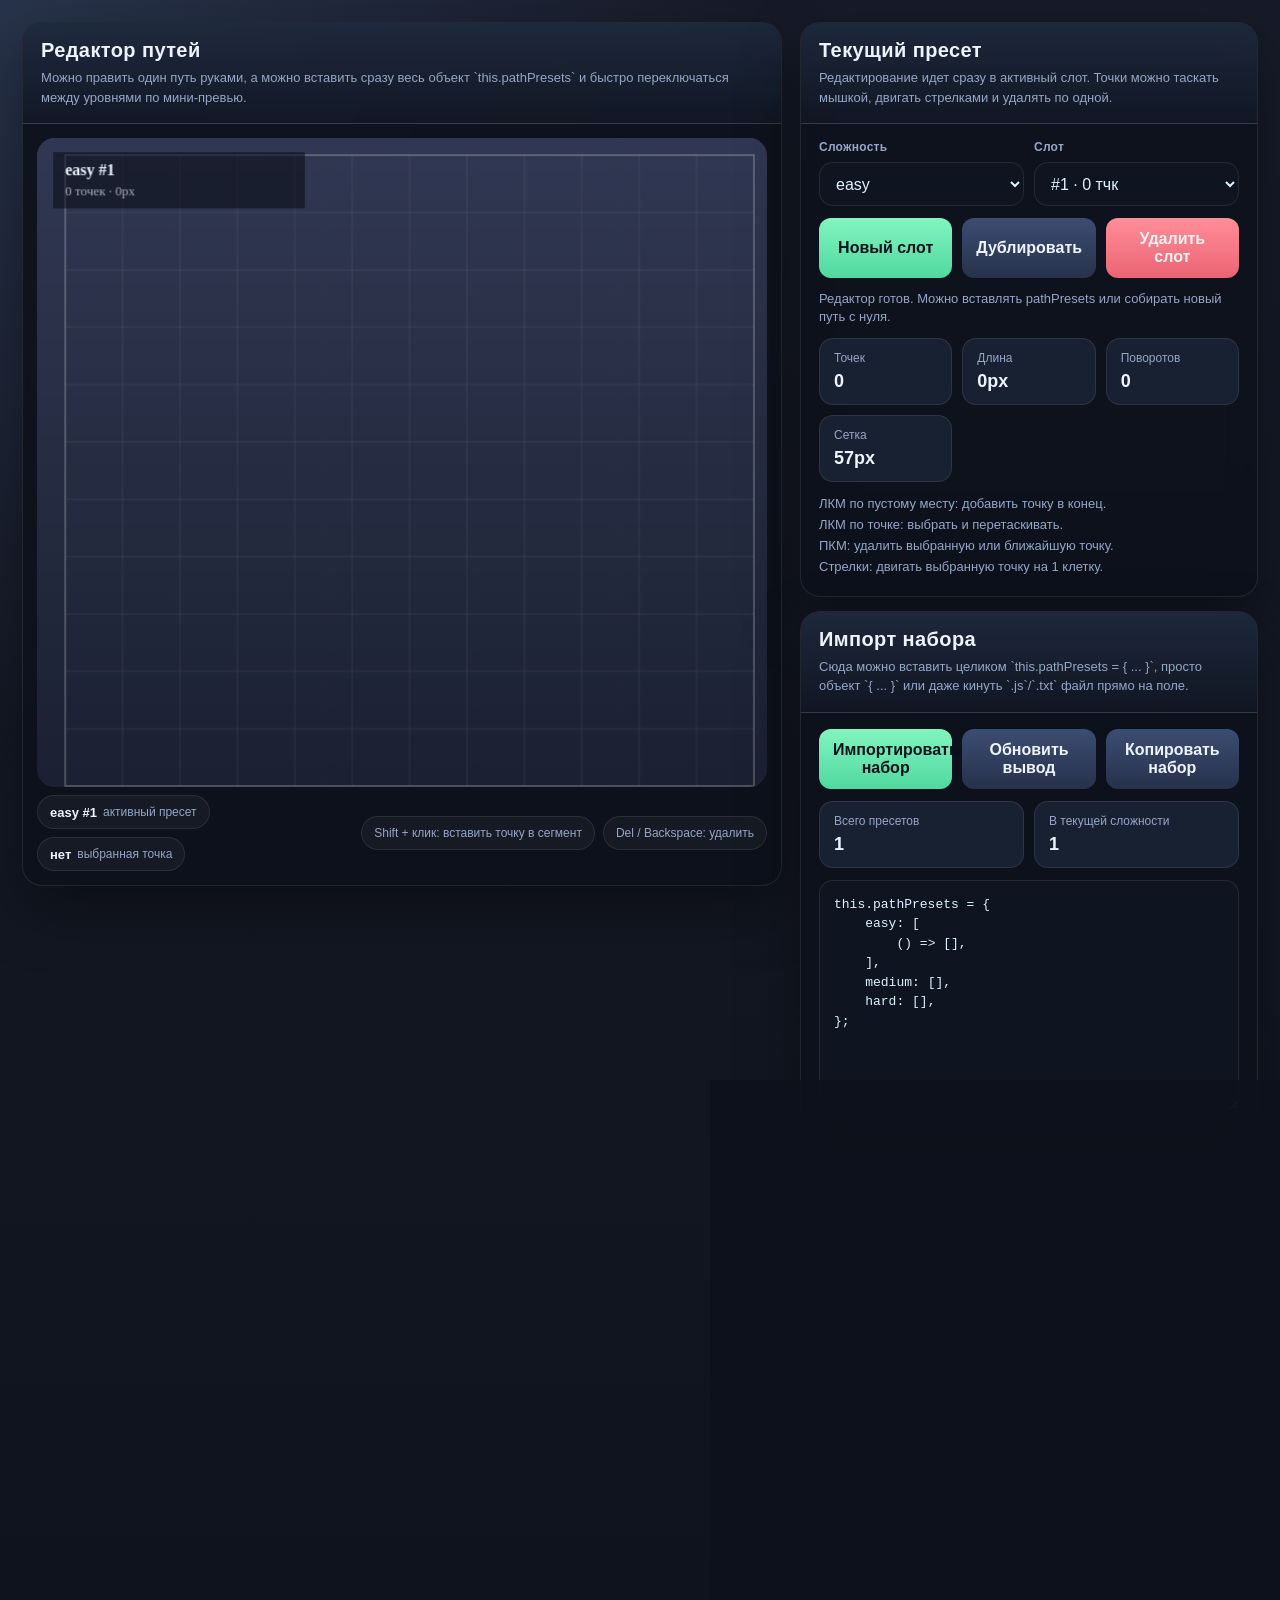
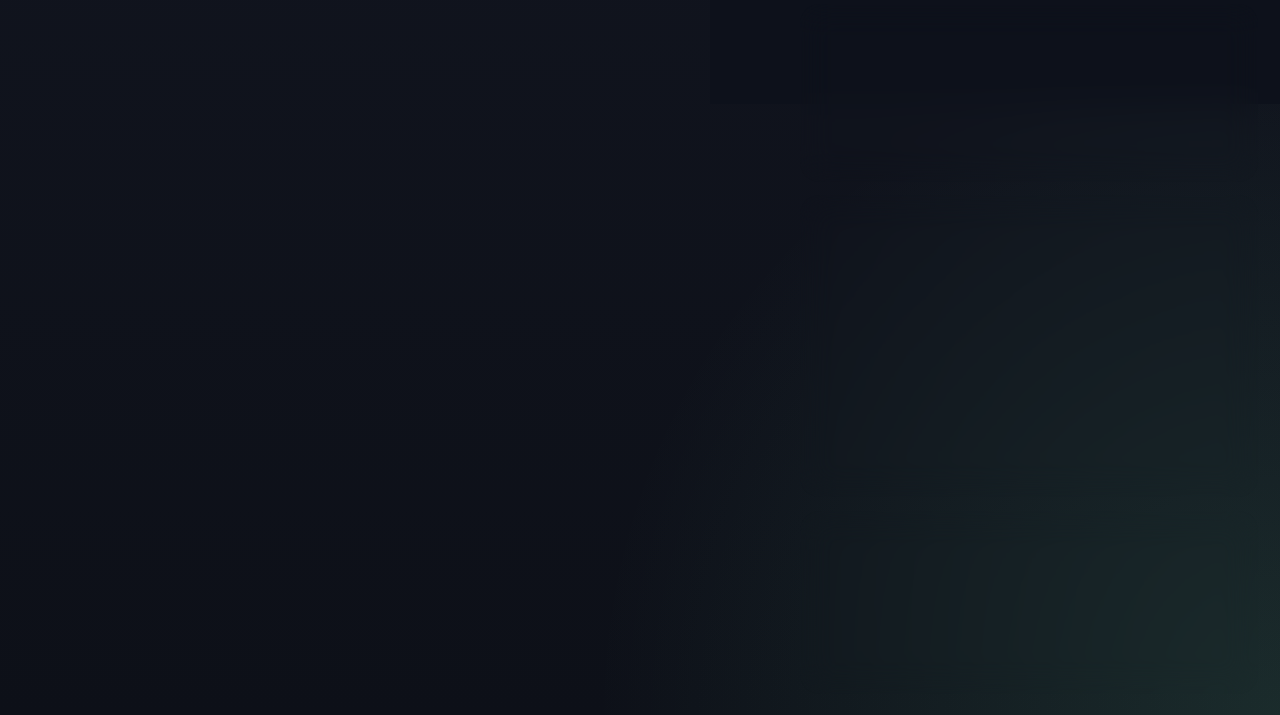
<file: level-generator.html>
<!DOCTYPE html>
<html lang="ru">
<head>
    <meta charset="UTF-8" />
    <meta name="viewport" content="width=device-width, initial-scale=1.0" />
    <title>Level Generator</title>
    <style>
        :root {
            --bg: #111521;
            --bg-soft: #171d2d;
            --panel: rgba(14, 18, 28, 0.92);
            --panel-2: rgba(26, 34, 52, 0.94);
            --panel-3: rgba(38, 48, 72, 0.92);
            --line: rgba(255, 255, 255, 0.09);
            --line-strong: rgba(255, 255, 255, 0.16);
            --text: #edf3ff;
            --muted: #95a6c6;
            --accent: #7ef2bb;
            --accent-2: #7db2ff;
            --warning: #ffd57c;
            --danger: #ff8e99;
            --shadow: 0 24px 60px rgba(0, 0, 0, 0.36);
            --radius: 20px;
            --field-a: #2a3149;
            --field-b: #1b2235;
            --path-fill: rgba(126, 242, 187, 0.24);
        }

        * {
            box-sizing: border-box;
        }

        html, body {
            margin: 0;
            min-height: 100%;
        }

        body {
            font-family: "Segoe UI", Tahoma, sans-serif;
            color: var(--text);
            background:
                radial-gradient(circle at top left, rgba(125, 178, 255, 0.16), transparent 28%),
                radial-gradient(circle at bottom right, rgba(126, 242, 187, 0.12), transparent 26%),
                linear-gradient(180deg, #171b29 0%, #0d1018 100%);
            padding: 22px;
        }

        .app {
            width: min(1440px, 100%);
            margin: 0 auto;
            display: grid;
            grid-template-columns: minmax(0, 760px) minmax(320px, 1fr);
            gap: 18px;
            align-items: start;
        }

        .card {
            background: var(--panel);
            border: 1px solid var(--line);
            border-radius: var(--radius);
            box-shadow: var(--shadow);
            overflow: hidden;
            backdrop-filter: blur(16px);
        }

        .card-header {
            padding: 16px 18px;
            border-bottom: 1px solid var(--line);
            background: linear-gradient(180deg, rgba(125, 178, 255, 0.14), rgba(125, 178, 255, 0.03));
        }

        .title {
            margin: 0;
            font-size: 20px;
            font-weight: 700;
            letter-spacing: 0.02em;
        }

        .subtitle {
            margin: 6px 0 0;
            color: var(--muted);
            font-size: 13px;
            line-height: 1.5;
        }

        .field-wrap {
            padding: 14px 14px 8px;
        }

        canvas {
            display: block;
            width: 100%;
            height: auto;
            border-radius: 18px;
            background: linear-gradient(180deg, var(--field-a), var(--field-b));
            cursor: crosshair;
            touch-action: none;
        }

        .canvas-footer {
            padding: 0 14px 14px;
            display: grid;
            grid-template-columns: 1fr auto;
            gap: 12px;
            align-items: center;
        }

        .chip-row {
            display: flex;
            flex-wrap: wrap;
            gap: 8px;
        }

        .chip {
            display: inline-flex;
            align-items: center;
            gap: 6px;
            min-height: 34px;
            padding: 8px 12px;
            border-radius: 999px;
            border: 1px solid var(--line);
            background: rgba(255, 255, 255, 0.04);
            color: var(--muted);
            font-size: 12px;
        }

        .chip strong {
            color: var(--text);
            font-size: 13px;
        }

        .side {
            display: flex;
            flex-direction: column;
            gap: 14px;
        }

        .controls {
            padding: 16px 18px 18px;
            display: flex;
            flex-direction: column;
            gap: 12px;
        }

        .toolbar,
        .actions {
            display: grid;
            grid-template-columns: repeat(2, minmax(0, 1fr));
            gap: 10px;
        }

        .toolbar.wide,
        .actions.wide {
            grid-template-columns: repeat(3, minmax(0, 1fr));
        }

        .row {
            display: grid;
            grid-template-columns: repeat(2, minmax(0, 1fr));
            gap: 10px;
        }

        .field-grid {
            display: grid;
            gap: 8px;
        }

        .label {
            color: var(--muted);
            font-size: 12px;
            font-weight: 600;
            letter-spacing: 0.02em;
        }

        select,
        textarea,
        input {
            width: 100%;
            border: 1px solid var(--line);
            border-radius: 14px;
            background: #0e1420;
            color: #def3ff;
            font: inherit;
            outline: none;
        }

        select,
        input {
            min-height: 44px;
            padding: 0 12px;
        }

        textarea {
            min-height: 230px;
            resize: vertical;
            padding: 14px;
            font: 13px/1.5 Consolas, "Courier New", monospace;
        }

        button {
            border: 0;
            border-radius: 12px;
            min-height: 44px;
            padding: 12px 14px;
            font: inherit;
            font-weight: 700;
            color: #09111b;
            background: linear-gradient(180deg, #82f4c0, #4fd99f);
            cursor: pointer;
            transition: transform 0.12s ease, filter 0.12s ease;
        }

        button:hover {
            transform: translateY(-1px);
            filter: brightness(1.04);
        }

        button.secondary {
            color: var(--text);
            background: linear-gradient(180deg, #3c4d72, #27324b);
        }

        button.warning {
            color: #24170a;
            background: linear-gradient(180deg, #ffd98a, #eab85f);
        }

        button.danger {
            color: #fff2f3;
            background: linear-gradient(180deg, #ff8e99, #ea6473);
        }

        .stats {
            display: grid;
            grid-template-columns: repeat(auto-fit, minmax(120px, 1fr));
            gap: 10px;
        }

        .stat {
            background: var(--panel-2);
            border: 1px solid var(--line);
            border-radius: 14px;
            padding: 12px 14px;
        }

        .stat-label {
            display: block;
            margin-bottom: 6px;
            color: var(--muted);
            font-size: 12px;
        }

        .stat-value {
            font-size: 18px;
            font-weight: 700;
        }

        .hint {
            color: var(--muted);
            font-size: 13px;
            line-height: 1.6;
        }

        .status {
            min-height: 20px;
            color: var(--muted);
            font-size: 13px;
            line-height: 1.4;
        }

        .status.ok {
            color: var(--accent);
        }

        .status.error {
            color: var(--danger);
        }

        .status.warn {
            color: var(--warning);
        }

        .issue-list {
            display: flex;
            flex-direction: column;
            gap: 8px;
            margin: 0;
            padding: 0;
            list-style: none;
        }

        .issue-item {
            padding: 10px 12px;
            border-radius: 12px;
            border: 1px solid rgba(255, 213, 124, 0.2);
            background: rgba(255, 213, 124, 0.08);
            color: #ffe5a9;
            font-size: 13px;
            line-height: 1.45;
        }

        .gallery {
            display: grid;
            gap: 10px;
            max-height: 520px;
            overflow: auto;
        }

        .preview-card {
            border: 1px solid var(--line);
            border-radius: 16px;
            background: var(--panel-2);
            padding: 12px;
            cursor: pointer;
            min-height: 0;
            text-align: left;
            color: var(--text);
            font-weight: 400;
            transition: border-color 0.12s ease, transform 0.12s ease, background 0.12s ease;
        }

        .preview-card:hover {
            transform: translateY(-1px);
            border-color: rgba(125, 178, 255, 0.35);
        }

        .preview-card.active {
            border-color: rgba(126, 242, 187, 0.6);
            background: rgba(41, 58, 74, 0.9);
        }

        .preview-head {
            display: flex;
            justify-content: space-between;
            gap: 10px;
            margin-bottom: 10px;
            font-size: 13px;
        }

        .preview-head strong {
            display: block;
            color: var(--text);
        }

        .preview-meta {
            color: var(--muted);
            text-align: right;
            white-space: nowrap;
        }

        .preview-svg {
            width: 100%;
            height: 118px;
            display: block;
            border-radius: 12px;
            border: 1px solid rgba(255, 255, 255, 0.06);
            background:
                linear-gradient(180deg, rgba(58, 70, 102, 0.74), rgba(28, 36, 54, 0.92)),
                linear-gradient(90deg, rgba(255,255,255,0.04), rgba(255,255,255,0.01));
        }

        .empty-note {
            padding: 12px 14px;
            border: 1px dashed var(--line-strong);
            border-radius: 14px;
            color: var(--muted);
            font-size: 13px;
            line-height: 1.5;
        }

        .point-list {
            margin: 0;
            padding: 0;
            list-style: none;
            display: flex;
            flex-direction: column;
            gap: 8px;
            max-height: 280px;
            overflow: auto;
        }

        .point-item {
            display: grid;
            grid-template-columns: 38px 1fr;
            gap: 10px;
            align-items: center;
            padding: 10px 12px;
            border-radius: 12px;
            background: var(--panel-2);
            border: 1px solid var(--line);
            color: var(--text);
            font-size: 13px;
            cursor: pointer;
        }

        .point-item.active {
            border-color: rgba(125, 178, 255, 0.5);
            background: rgba(46, 60, 85, 0.96);
        }

        .point-index {
            width: 38px;
            height: 38px;
            border-radius: 999px;
            display: grid;
            place-items: center;
            background: rgba(125, 178, 255, 0.18);
            color: #d8e6ff;
            font-weight: 700;
        }

        .point-item.active .point-index {
            background: rgba(126, 242, 187, 0.22);
            color: #f2fffa;
        }

        .drop-target {
            position: relative;
        }

        .drop-target.drag-over::after {
            content: "Отпускай сюда";
            position: absolute;
            inset: 6px;
            display: grid;
            place-items: center;
            border-radius: 12px;
            border: 2px dashed rgba(126, 242, 187, 0.52);
            background: rgba(9, 14, 22, 0.84);
            color: var(--accent);
            font-weight: 700;
            pointer-events: none;
        }

        @media (max-width: 1220px) {
            .app {
                grid-template-columns: 1fr;
            }
        }

        @media (max-width: 720px) {
            body {
                padding: 14px;
            }

            .toolbar,
            .actions,
            .toolbar.wide,
            .actions.wide,
            .row {
                grid-template-columns: 1fr;
            }

            .canvas-footer {
                grid-template-columns: 1fr;
            }
        }
    </style>
</head>
<body>
    <div class="app">
        <section class="card">
            <div class="card-header">
                <h1 class="title">Редактор путей</h1>
                <p class="subtitle">Можно править один путь руками, а можно вставить сразу весь объект `this.pathPresets` и быстро переключаться между уровнями по мини-превью.</p>
            </div>
            <div class="field-wrap">
                <canvas id="field" width="725" height="645"></canvas>
            </div>
            <div class="canvas-footer">
                <div class="chip-row">
                    <div class="chip"><strong id="activePresetChip">easy #1</strong> активный пресет</div>
                    <div class="chip"><strong id="selectedPointChip">нет</strong> выбранная точка</div>
                </div>
                <div class="chip-row">
                    <div class="chip">Shift + клик: вставить точку в сегмент</div>
                    <div class="chip">Del / Backspace: удалить</div>
                </div>
            </div>
        </section>

        <div class="side">
            <section class="card">
                <div class="card-header">
                    <h2 class="title">Текущий пресет</h2>
                    <p class="subtitle">Редактирование идет сразу в активный слот. Точки можно таскать мышкой, двигать стрелками и удалять по одной.</p>
                </div>
                <div class="controls">
                    <div class="row">
                        <label class="field-grid">
                            <span class="label">Сложность</span>
                            <select id="difficultySelect">
                                <option value="easy">easy</option>
                                <option value="medium">medium</option>
                                <option value="hard">hard</option>
                            </select>
                        </label>
                        <label class="field-grid">
                            <span class="label">Слот</span>
                            <select id="presetSelect"></select>
                        </label>
                    </div>

                    <div class="toolbar wide">
                        <button id="newPresetBtn">Новый слот</button>
                        <button id="duplicatePresetBtn" class="secondary">Дублировать</button>
                        <button id="deletePresetBtn" class="danger">Удалить слот</button>
                    </div>

                    <div id="status" class="status">Вставь пресет или весь `pathPresets`, и редактор сам соберет галерею.</div>

                    <div class="stats">
                        <div class="stat">
                            <span class="stat-label">Точек</span>
                            <span class="stat-value" id="pointCount">0</span>
                        </div>
                        <div class="stat">
                            <span class="stat-label">Длина</span>
                            <span class="stat-value" id="pathLength">0px</span>
                        </div>
                        <div class="stat">
                            <span class="stat-label">Поворотов</span>
                            <span class="stat-value" id="turnCount">0</span>
                        </div>
                        <div class="stat">
                            <span class="stat-label">Сетка</span>
                            <span class="stat-value" id="gridInfo">57px</span>
                        </div>
                    </div>

                    <div class="hint">
                        ЛКМ по пустому месту: добавить точку в конец.<br />
                        ЛКМ по точке: выбрать и перетаскивать.<br />
                        ПКМ: удалить выбранную или ближайшую точку.<br />
                        Стрелки: двигать выбранную точку на 1 клетку.
                    </div>
                </div>
            </section>

            <section class="card">
                <div class="card-header">
                    <h2 class="title">Импорт набора</h2>
                    <p class="subtitle">Сюда можно вставить целиком `this.pathPresets = { ... }`, просто объект `{ ... }` или даже кинуть `.js`/`.txt` файл прямо на поле.</p>
                </div>
                <div class="controls">
                    <div class="actions wide">
                        <button id="importLibraryBtn">Импортировать набор</button>
                        <button id="syncLibraryBtn" class="secondary">Обновить вывод</button>
                        <button id="copyLibraryBtn" class="secondary">Копировать набор</button>
                    </div>
                    <div class="stats">
                        <div class="stat">
                            <span class="stat-label">Всего пресетов</span>
                            <span class="stat-value" id="totalPresetCount">1</span>
                        </div>
                        <div class="stat">
                            <span class="stat-label">В текущей сложности</span>
                            <span class="stat-value" id="difficultyPresetCount">1</span>
                        </div>
                    </div>
                    <div class="drop-target" id="libraryDropZone">
                        <textarea id="libraryOutput" spellcheck="false"></textarea>
                    </div>
                </div>
            </section>

            <section class="card">
                <div class="card-header">
                    <h2 class="title">Вывод пресета</h2>
                    <p class="subtitle">Этот блок отдает только активный путь в формате `() => [ ... ]`, готовом для вставки в массив выбранной сложности.</p>
                </div>
                <div class="controls">
                    <div class="actions wide">
                        <button id="importPresetBtn">Импортировать пресет</button>
                        <button id="copyPresetBtn" class="secondary">Копировать пресет</button>
                        <button id="clearPointsBtn" class="warning">Очистить точки</button>
                    </div>
                    <div class="drop-target" id="presetDropZone">
                        <textarea id="output" spellcheck="false"></textarea>
                    </div>
                </div>
            </section>

            <section class="card">
                <div class="card-header">
                    <h2 class="title">Проверка</h2>
                    <p class="subtitle">Небольшая валидация помогает быстро заметить диагонали, дубли точек и слишком короткие пути.</p>
                </div>
                <div class="controls">
                    <ul id="issueList" class="issue-list"></ul>
                    <div id="issueEmpty" class="empty-note">Пока все выглядит нормально.</div>
                </div>
            </section>

            <section class="card">
                <div class="card-header">
                    <h2 class="title">Мини-превью</h2>
                    <p class="subtitle">Клик по карточке сразу откроет нужный путь для редактирования.</p>
                </div>
                <div class="controls">
                    <div id="gallery" class="gallery"></div>
                </div>
            </section>

            <section class="card">
                <div class="card-header">
                    <h2 class="title">Точки</h2>
                    <p class="subtitle">Список удобно использовать, когда надо проверить порядок движения или выбрать конкретный узел.</p>
                </div>
                <div class="controls">
                    <ul id="pointList" class="point-list"></ul>
                </div>
            </section>
        </div>
    </div>

    <script>
        const FIELD_WIDTH = 725;
        const BASE_HEIGHT = 725;
        const BOTTOM_PANEL_HEIGHT = 80;
        const FIELD_HEIGHT = BASE_HEIGHT - BOTTOM_PANEL_HEIGHT;
        const FIELD_PAD = 6;
        const FIELD_SHIFT_X = 8;
        const FIELD_SHIFT_Y = 8;
        const GRID_COUNT = 11;
        const STORAGE_KEY = "level-generator-state-v2";
        const DIFFICULTIES = ["easy", "medium", "hard"];

        const usableW = FIELD_WIDTH - FIELD_PAD * 2;
        const usableH = FIELD_HEIGHT - FIELD_PAD * 2;
        const grid = Math.floor(Math.min(usableW / GRID_COUNT, usableH / GRID_COUNT));
        const cols = Math.floor(usableW / grid);
        const rows = Math.floor(usableH / grid);
        const fieldOffsetX = FIELD_PAD + Math.floor((usableW - cols * grid) / 2) + FIELD_SHIFT_X;
        const fieldOffsetY = FIELD_PAD + Math.floor((usableH - rows * grid) / 2) + FIELD_SHIFT_Y;
        const fieldLocalWidth = cols * grid;
        const fieldLocalHeight = rows * grid;

        const canvas = document.getElementById("field");
        const ctx = canvas.getContext("2d");
        const output = document.getElementById("output");
        const libraryOutput = document.getElementById("libraryOutput");
        const difficultySelect = document.getElementById("difficultySelect");
        const presetSelect = document.getElementById("presetSelect");
        const pointCount = document.getElementById("pointCount");
        const pathLength = document.getElementById("pathLength");
        const turnCount = document.getElementById("turnCount");
        const gridInfo = document.getElementById("gridInfo");
        const totalPresetCount = document.getElementById("totalPresetCount");
        const difficultyPresetCount = document.getElementById("difficultyPresetCount");
        const pointList = document.getElementById("pointList");
        const issueList = document.getElementById("issueList");
        const issueEmpty = document.getElementById("issueEmpty");
        const gallery = document.getElementById("gallery");
        const status = document.getElementById("status");
        const activePresetChip = document.getElementById("activePresetChip");
        const selectedPointChip = document.getElementById("selectedPointChip");

        let library = createEmptyLibrary();
        let currentDifficulty = "easy";
        let currentIndex = 0;
        let points = [];
        let selectedPointIndex = -1;
        let dragPointIndex = -1;
        let hoverPoint = null;
        let hoverSnapped = null;

        gridInfo.textContent = `${grid}px`;

        function createEmptyLibrary() {
            return {
                easy: [[]],
                medium: [],
                hard: []
            };
        }

        function clamp(value, min, max) {
            return Math.max(min, Math.min(max, value));
        }

        function clonePointArray(source) {
            return Array.isArray(source)
                ? source.map((pt) => ({ x: pt.x, y: pt.y }))
                : [];
        }

        function setStatus(message, type = "") {
            status.textContent = message;
            status.className = `status${type ? ` ${type}` : ""}`;
        }

        function ensureLibraryShape() {
            for (const difficulty of DIFFICULTIES) {
                if (!Array.isArray(library[difficulty])) {
                    library[difficulty] = [];
                }
            }
        }

        function ensureCurrentPresetExists() {
            ensureLibraryShape();
            if (!DIFFICULTIES.includes(currentDifficulty)) {
                currentDifficulty = "easy";
            }

            if (library[currentDifficulty].length === 0) {
                library[currentDifficulty].push([]);
            }

            currentIndex = clamp(currentIndex, 0, library[currentDifficulty].length - 1);
            points = library[currentDifficulty][currentIndex];
            if (!Array.isArray(points)) {
                library[currentDifficulty][currentIndex] = [];
                points = library[currentDifficulty][currentIndex];
            }
        }

        function setActivePreset(difficulty, index, keepSelection = false) {
            currentDifficulty = difficulty;
            currentIndex = index;
            ensureCurrentPresetExists();
            if (!keepSelection) {
                selectedPointIndex = -1;
            }
            difficultySelect.value = currentDifficulty;
            refreshAll();
        }

        function localToGridIndex(value) {
            return Math.round((value - grid / 2) / grid);
        }

        function snapLocalCoord(value, maxIndex) {
            const index = clamp(Math.round((value - grid / 2) / grid), 0, maxIndex - 1);
            return index * grid + grid / 2;
        }

        function normalizeLocalPoint(x, y) {
            return {
                x: snapLocalCoord(x, cols),
                y: snapLocalCoord(y, rows)
            };
        }

        function coordExpr(index) {
            if (index <= 0) return "this.grid / 2";
            if (index === 1) return "this.grid + this.grid / 2";
            return `${index} * this.grid + this.grid / 2`;
        }

        function buildPresetText(pointSet = points) {
            if (!Array.isArray(pointSet) || pointSet.length === 0) {
                return "() => []";
            }

            const lines = pointSet.map((pt) => {
                const ix = localToGridIndex(pt.x);
                const iy = localToGridIndex(pt.y);
                return `    { x: ${coordExpr(ix)}, y: ${coordExpr(iy)} },`;
            });

            return [
                "() => [",
                ...lines,
                "]"
            ].join("\n");
        }

        function buildDifficultyBlock(difficulty) {
            const presets = library[difficulty] || [];
            if (presets.length === 0) {
                return `    ${difficulty}: [],`;
            }

            const blocks = presets.map((preset) => {
                const presetText = buildPresetText(preset).split("\n");
                return presetText.map((line, index) => {
                    const suffix = index === presetText.length - 1 ? "," : "";
                    return `        ${line}${suffix}`;
                }).join("\n");
            });

            return [
                `    ${difficulty}: [`,
                blocks.join("\n\n"),
                "    ],"
            ].join("\n");
        }

        function buildLibraryText() {
            return [
                "this.pathPresets = {",
                buildDifficultyBlock("easy"),
                buildDifficultyBlock("medium"),
                buildDifficultyBlock("hard"),
                "};"
            ].join("\n");
        }

        function parsePresetSource(raw) {
            const source = String(raw || "").trim();
            if (!source) {
                throw new Error("Текст для импорта пресета пуст.");
            }

            const normalizedSource = source
                .replace(/,\s*$/, "")
                .replace(/this\.gridCount/g, "gridCount")
                .replace(/this\.grid/g, "grid");

            let result = new Function(
                "grid",
                "gridCount",
                `"use strict"; return (${normalizedSource});`
            )(grid, GRID_COUNT);

            if (typeof result === "function") {
                result = result.call({ grid, gridCount: GRID_COUNT });
            }

            if (!Array.isArray(result)) {
                throw new Error("Импортируемый пресет должен возвращать массив точек.");
            }

            return result.map((pt, index) => {
                if (!pt || typeof pt.x !== "number" || typeof pt.y !== "number" || Number.isNaN(pt.x) || Number.isNaN(pt.y)) {
                    throw new Error(`Точка ${index + 1} имеет неверный формат.`);
                }
                return normalizeLocalPoint(pt.x, pt.y);
            });
        }

        function sliceBalancedObject(source, openBraceIndex) {
            let depth = 0;
            let quote = "";
            let escaped = false;
            let lineComment = false;
            let blockComment = false;

            for (let i = openBraceIndex; i < source.length; i++) {
                const char = source[i];
                const next = source[i + 1];

                if (lineComment) {
                    if (char === "\n") {
                        lineComment = false;
                    }
                    continue;
                }

                if (blockComment) {
                    if (char === "*" && next === "/") {
                        blockComment = false;
                        i += 1;
                    }
                    continue;
                }

                if (quote) {
                    if (escaped) {
                        escaped = false;
                        continue;
                    }
                    if (char === "\\") {
                        escaped = true;
                        continue;
                    }
                    if (char === quote) {
                        quote = "";
                    }
                    continue;
                }

                if (char === "/" && next === "/") {
                    lineComment = true;
                    i += 1;
                    continue;
                }

                if (char === "/" && next === "*") {
                    blockComment = true;
                    i += 1;
                    continue;
                }

                if (char === "'" || char === "\"" || char === "`") {
                    quote = char;
                    continue;
                }

                if (char === "{") {
                    depth += 1;
                } else if (char === "}") {
                    depth -= 1;
                    if (depth === 0) {
                        return source.slice(openBraceIndex, i + 1);
                    }
                }
            }

            throw new Error("Не удалось выделить объект pathPresets целиком.");
        }

        function extractLibraryBody(raw) {
            const source = String(raw || "").trim();
            if (!source) {
                throw new Error("Текст для импорта набора пуст.");
            }

            if (source.startsWith("{") && source.endsWith("}")) {
                return source;
            }

            const pathPresetIndex = source.search(/pathPresets\s*=/);
            if (pathPresetIndex >= 0) {
                const braceIndex = source.indexOf("{", pathPresetIndex);
                if (braceIndex >= 0) {
                    return sliceBalancedObject(source, braceIndex);
                }
            }

            const braceIndex = source.indexOf("{");
            if (braceIndex >= 0) {
                return sliceBalancedObject(source, braceIndex);
            }

            throw new Error("Не удалось найти объект pathPresets в тексте.");
        }

        function sanitizePresetList(sourceList) {
            if (!Array.isArray(sourceList)) {
                return [];
            }

            return sourceList.map((entry, entryIndex) => {
                let result = entry;

                if (typeof result === "function") {
                    result = result.call({ grid, gridCount: GRID_COUNT });
                }

                if (!Array.isArray(result)) {
                    throw new Error(`Пресет ${entryIndex + 1} должен быть функцией или массивом точек.`);
                }

                return result.map((pt, pointIndex) => {
                    if (!pt || typeof pt.x !== "number" || typeof pt.y !== "number" || Number.isNaN(pt.x) || Number.isNaN(pt.y)) {
                        throw new Error(`Точка ${pointIndex + 1} в пресете ${entryIndex + 1} имеет неверный формат.`);
                    }
                    return normalizeLocalPoint(pt.x, pt.y);
                });
            });
        }

        function parseLibrarySource(raw) {
            const body = extractLibraryBody(raw)
                .replace(/this\.gridCount/g, "gridCount")
                .replace(/this\.grid/g, "grid");

            const parsed = new Function(
                "grid",
                "gridCount",
                `"use strict"; return (${body});`
            )(grid, GRID_COUNT);

            if (!parsed || typeof parsed !== "object") {
                throw new Error("Импорт набора должен вернуть объект с easy / medium / hard.");
            }

            return {
                easy: sanitizePresetList(parsed.easy),
                medium: sanitizePresetList(parsed.medium),
                hard: sanitizePresetList(parsed.hard)
            };
        }

        function getPathLength(pointSet = points) {
            let total = 0;
            for (let i = 1; i < pointSet.length; i++) {
                total += Math.hypot(pointSet[i].x - pointSet[i - 1].x, pointSet[i].y - pointSet[i - 1].y);
            }
            return total;
        }

        function getTurnCount(pointSet = points) {
            let turns = 0;
            for (let i = 1; i < pointSet.length - 1; i++) {
                const prev = pointSet[i - 1];
                const current = pointSet[i];
                const next = pointSet[i + 1];
                const ax = current.x - prev.x;
                const ay = current.y - prev.y;
                const bx = next.x - current.x;
                const by = next.y - current.y;
                if (ax === 0 && bx === 0) continue;
                if (ay === 0 && by === 0) continue;
                turns += 1;
            }
            return turns;
        }

        function getValidationIssues(pointSet = points) {
            const issues = [];

            if (pointSet.length < 2) {
                issues.push("Для игрового пути обычно нужно хотя бы 2 точки.");
            }

            for (let i = 1; i < pointSet.length; i++) {
                const prev = pointSet[i - 1];
                const current = pointSet[i];
                if (prev.x === current.x && prev.y === current.y) {
                    issues.push(`Точки ${i} и ${i + 1} совпадают.`);
                }
                if (prev.x !== current.x && prev.y !== current.y) {
                    issues.push(`Сегмент ${i} -> ${i + 1} идет по диагонали.`);
                }
            }

            const uniqueSet = new Set(pointSet.map((pt) => `${pt.x}:${pt.y}`));
            if (uniqueSet.size !== pointSet.length) {
                issues.push("В пути есть повторяющиеся координаты. Это не всегда плохо, но стоит перепроверить.");
            }

            return issues;
        }

        function getTotalPresetCount() {
            return DIFFICULTIES.reduce((sum, difficulty) => sum + (library[difficulty]?.length || 0), 0);
        }

        function getActivePresetLabel() {
            return `${currentDifficulty} #${currentIndex + 1}`;
        }

        function refreshPresetSelect() {
            const presets = library[currentDifficulty] || [];
            presetSelect.innerHTML = "";

            presets.forEach((preset, index) => {
                const option = document.createElement("option");
                option.value = String(index);
                option.textContent = `#${index + 1} · ${preset.length} тчк`;
                if (index === currentIndex) {
                    option.selected = true;
                }
                presetSelect.appendChild(option);
            });
        }

        function refreshPointList() {
            pointList.innerHTML = "";

            if (points.length === 0) {
                const empty = document.createElement("li");
                empty.className = "empty-note";
                empty.textContent = "Пока пусто. Кликни по полю, чтобы добавить первую точку.";
                pointList.appendChild(empty);
                return;
            }

            points.forEach((pt, index) => {
                const ix = localToGridIndex(pt.x);
                const iy = localToGridIndex(pt.y);
                const item = document.createElement("li");
                item.className = `point-item${index === selectedPointIndex ? " active" : ""}`;
                item.innerHTML = `
                    <span class="point-index">${index + 1}</span>
                    <span>local: (${pt.x}, ${pt.y})<br>grid: (${ix}, ${iy})</span>
                `;
                item.addEventListener("click", () => {
                    selectedPointIndex = index;
                    refreshAll();
                });
                pointList.appendChild(item);
            });
        }

        function buildPreviewSvg(pointSet) {
            const backgroundGrid = [];

            for (let x = 0; x <= cols; x++) {
                const px = x * grid;
                backgroundGrid.push(`<line x1="${px}" y1="0" x2="${px}" y2="${fieldLocalHeight}" stroke="rgba(255,255,255,0.08)" stroke-width="1" />`);
            }

            for (let y = 0; y <= rows; y++) {
                const py = y * grid;
                backgroundGrid.push(`<line x1="0" y1="${py}" x2="${fieldLocalWidth}" y2="${py}" stroke="rgba(255,255,255,0.08)" stroke-width="1" />`);
            }

            const linePoints = pointSet.map((pt) => `${pt.x},${pt.y}`).join(" ");
            const dots = pointSet.map((pt, index) => {
                const fill = index === 0 ? "#7db2ff" : index === pointSet.length - 1 ? "#7ef2bb" : "#dfe9ff";
                return `<circle cx="${pt.x}" cy="${pt.y}" r="7" fill="${fill}" stroke="#0d1320" stroke-width="3" />`;
            }).join("");

            return `
                <svg class="preview-svg" viewBox="0 0 ${fieldLocalWidth} ${fieldLocalHeight}" preserveAspectRatio="xMidYMid meet" xmlns="http://www.w3.org/2000/svg">
                    <rect x="0" y="0" width="${fieldLocalWidth}" height="${fieldLocalHeight}" rx="10" ry="10" fill="transparent" />
                    ${backgroundGrid.join("")}
                    <rect x="0.5" y="0.5" width="${fieldLocalWidth - 1}" height="${fieldLocalHeight - 1}" rx="10" ry="10" fill="none" stroke="rgba(255,255,255,0.18)" />
                    ${linePoints ? `<polyline points="${linePoints}" fill="none" stroke="rgba(126, 242, 187, 0.22)" stroke-width="24" stroke-linecap="round" stroke-linejoin="round" />` : ""}
                    ${linePoints ? `<polyline points="${linePoints}" fill="none" stroke="#b8ffe0" stroke-width="4" stroke-linecap="round" stroke-linejoin="round" />` : ""}
                    ${dots}
                </svg>
            `;
        }

        function refreshGallery() {
            gallery.innerHTML = "";
            let found = false;

            for (const difficulty of DIFFICULTIES) {
                const presets = library[difficulty] || [];

                presets.forEach((preset, index) => {
                    found = true;
                    const card = document.createElement("button");
                    card.type = "button";
                    card.className = `preview-card${difficulty === currentDifficulty && index === currentIndex ? " active" : ""}`;
                    card.innerHTML = `
                        <div class="preview-head">
                            <div>
                                <strong>${difficulty} #${index + 1}</strong>
                                <span>${preset.length} точек</span>
                            </div>
                            <div class="preview-meta">${Math.round(getPathLength(preset))}px</div>
                        </div>
                        ${buildPreviewSvg(preset)}
                    `;
                    card.addEventListener("click", () => {
                        setActivePreset(difficulty, index);
                        setStatus(`Открыт пресет ${difficulty} #${index + 1}.`, "ok");
                    });
                    gallery.appendChild(card);
                });
            }

            if (!found) {
                const empty = document.createElement("div");
                empty.className = "empty-note";
                empty.textContent = "Галерея появится после импорта набора или создания новых слотов.";
                gallery.appendChild(empty);
            }
        }

        function refreshIssues() {
            const issues = getValidationIssues(points);
            issueList.innerHTML = "";
            issueEmpty.style.display = issues.length ? "none" : "block";

            issues.forEach((message) => {
                const item = document.createElement("li");
                item.className = "issue-item";
                item.textContent = message;
                issueList.appendChild(item);
            });
        }

        function refreshStats() {
            pointCount.textContent = String(points.length);
            pathLength.textContent = `${Math.round(getPathLength(points))}px`;
            turnCount.textContent = String(getTurnCount(points));
            totalPresetCount.textContent = String(getTotalPresetCount());
            difficultyPresetCount.textContent = String((library[currentDifficulty] || []).length);
            activePresetChip.textContent = getActivePresetLabel();
            selectedPointChip.textContent = selectedPointIndex >= 0 ? `#${selectedPointIndex + 1}` : "нет";
        }

        function updateOutputs() {
            output.value = buildPresetText(points);
            libraryOutput.value = buildLibraryText();
        }

        function persistState() {
            try {
                localStorage.setItem(STORAGE_KEY, JSON.stringify({
                    library,
                    currentDifficulty,
                    currentIndex
                }));
            } catch (_) {
                // localStorage не критичен для работы редактора
            }
        }

        function restoreState() {
            try {
                const raw = localStorage.getItem(STORAGE_KEY);
                if (!raw) return false;
                const parsed = JSON.parse(raw);
                if (!parsed || typeof parsed !== "object") return false;

                library = {
                    easy: sanitizePresetList(parsed.library?.easy || []),
                    medium: sanitizePresetList(parsed.library?.medium || []),
                    hard: sanitizePresetList(parsed.library?.hard || [])
                };
                currentDifficulty = DIFFICULTIES.includes(parsed.currentDifficulty) ? parsed.currentDifficulty : "easy";
                currentIndex = Number.isFinite(parsed.currentIndex) ? parsed.currentIndex : 0;
                ensureCurrentPresetExists();
                return true;
            } catch (_) {
                return false;
            }
        }

        function refreshAll() {
            ensureCurrentPresetExists();
            refreshPresetSelect();
            refreshStats();
            refreshPointList();
            refreshIssues();
            refreshGallery();
            updateOutputs();
            render();
            persistState();
        }

        function canvasMouseToLocal(event) {
            const rect = canvas.getBoundingClientRect();
            const scaleX = canvas.width / rect.width;
            const scaleY = canvas.height / rect.height;
            const mouseX = (event.clientX - rect.left) * scaleX;
            const mouseY = (event.clientY - rect.top) * scaleY;

            const inside =
                mouseX >= fieldOffsetX &&
                mouseX <= fieldOffsetX + fieldLocalWidth &&
                mouseY >= fieldOffsetY &&
                mouseY <= fieldOffsetY + fieldLocalHeight;

            const local = normalizeLocalPoint(mouseX - fieldOffsetX, mouseY - fieldOffsetY);

            return {
                mouseX,
                mouseY,
                local,
                inside
            };
        }

        function getPointAtCanvasPosition(event, radius = 13) {
            const { mouseX, mouseY } = canvasMouseToLocal(event);
            for (let i = points.length - 1; i >= 0; i--) {
                const px = fieldOffsetX + points[i].x;
                const py = fieldOffsetY + points[i].y;
                if (Math.hypot(mouseX - px, mouseY - py) <= radius) {
                    return i;
                }
            }
            return -1;
        }

        function distanceToSegment(point, start, end) {
            const dx = end.x - start.x;
            const dy = end.y - start.y;
            if (dx === 0 && dy === 0) {
                return Math.hypot(point.x - start.x, point.y - start.y);
            }

            const t = clamp(
                ((point.x - start.x) * dx + (point.y - start.y) * dy) / (dx * dx + dy * dy),
                0,
                1
            );
            const projX = start.x + dx * t;
            const projY = start.y + dy * t;
            return Math.hypot(point.x - projX, point.y - projY);
        }

        function getInsertIndex(localPoint) {
            if (points.length < 2) return -1;

            let bestIndex = -1;
            let bestDistance = Infinity;

            for (let i = 0; i < points.length - 1; i++) {
                const distance = distanceToSegment(localPoint, points[i], points[i + 1]);
                if (distance < bestDistance) {
                    bestDistance = distance;
                    bestIndex = i + 1;
                }
            }

            return bestDistance <= grid * 0.5 ? bestIndex : -1;
        }

        function addPoint(localPoint, insertIndex = points.length) {
            points.splice(insertIndex, 0, normalizeLocalPoint(localPoint.x, localPoint.y));
            selectedPointIndex = insertIndex;
            refreshAll();
        }

        function removePoint(index = selectedPointIndex) {
            if (index < 0 || index >= points.length) {
                if (points.length === 0) return;
                points.pop();
                selectedPointIndex = points.length - 1;
            } else {
                points.splice(index, 1);
                selectedPointIndex = clamp(index, 0, points.length - 1);
            }

            if (points.length === 0) {
                selectedPointIndex = -1;
            }

            refreshAll();
        }

        function moveSelectedPoint(dxSteps, dySteps) {
            if (selectedPointIndex < 0 || !points[selectedPointIndex]) {
                return false;
            }

            const point = points[selectedPointIndex];
            points[selectedPointIndex] = normalizeLocalPoint(
                point.x + dxSteps * grid,
                point.y + dySteps * grid
            );
            refreshAll();
            return true;
        }

        function drawGrid() {
            ctx.save();
            ctx.strokeStyle = "rgba(255,255,255,0.08)";
            ctx.lineWidth = 1;

            for (let x = 0; x <= cols; x++) {
                const px = fieldOffsetX + x * grid;
                ctx.beginPath();
                ctx.moveTo(px, fieldOffsetY);
                ctx.lineTo(px, fieldOffsetY + fieldLocalHeight);
                ctx.stroke();
            }

            for (let y = 0; y <= rows; y++) {
                const py = fieldOffsetY + y * grid;
                ctx.beginPath();
                ctx.moveTo(fieldOffsetX, py);
                ctx.lineTo(fieldOffsetX + fieldLocalWidth, py);
                ctx.stroke();
            }
            ctx.restore();
        }

        function drawFieldFrame() {
            ctx.save();
            ctx.strokeStyle = "rgba(255,255,255,0.18)";
            ctx.lineWidth = 2;
            ctx.strokeRect(fieldOffsetX, fieldOffsetY, fieldLocalWidth, fieldLocalHeight);
            ctx.restore();
        }

        function drawPath() {
            if (points.length === 0) return;

            ctx.save();
            ctx.lineJoin = "round";
            ctx.lineCap = "round";

            ctx.beginPath();
            ctx.moveTo(fieldOffsetX + points[0].x, fieldOffsetY + points[0].y);
            for (let i = 1; i < points.length; i++) {
                ctx.lineTo(fieldOffsetX + points[i].x, fieldOffsetY + points[i].y);
            }

            ctx.strokeStyle = "rgba(126, 242, 187, 0.22)";
            ctx.lineWidth = 25;
            ctx.stroke();

            ctx.strokeStyle = "#c1ffe1";
            ctx.lineWidth = 4;
            ctx.stroke();
            ctx.restore();
        }

        function drawPointLabels() {
            points.forEach((pt, index) => {
                const x = fieldOffsetX + pt.x;
                const y = fieldOffsetY + pt.y;
                const isSelected = index === selectedPointIndex;
                const isStart = index === 0;
                const isEnd = index === points.length - 1;

                ctx.save();
                ctx.fillStyle = isSelected ? "#ffd57c" : isEnd ? "#7ef2bb" : isStart ? "#7db2ff" : "#d8e6ff";
                ctx.strokeStyle = isSelected ? "#fff7df" : "rgba(9, 17, 27, 0.92)";
                ctx.lineWidth = isSelected ? 4 : 3;
                ctx.beginPath();
                ctx.arc(x, y, isSelected ? 11 : 9, 0, Math.PI * 2);
                ctx.fill();
                ctx.stroke();

                ctx.fillStyle = "#09111b";
                ctx.font = "bold 12px Segoe UI";
                ctx.textAlign = "center";
                ctx.textBaseline = "middle";
                ctx.fillText(String(index + 1), x, y + 0.5);
                ctx.restore();
            });
        }

        function drawGhostCursor() {
            if (!hoverSnapped) return;

            const x = fieldOffsetX + hoverSnapped.x;
            const y = fieldOffsetY + hoverSnapped.y;

            ctx.save();
            ctx.strokeStyle = "rgba(255,255,255,0.38)";
            ctx.lineWidth = 2;
            ctx.beginPath();
            ctx.arc(x, y, 10, 0, Math.PI * 2);
            ctx.stroke();

            if (hoverPoint !== null && hoverPoint >= 0) {
                ctx.strokeStyle = "rgba(255, 213, 124, 0.95)";
                ctx.lineWidth = 2;
                ctx.beginPath();
                ctx.arc(fieldOffsetX + points[hoverPoint].x, fieldOffsetY + points[hoverPoint].y, 15, 0, Math.PI * 2);
                ctx.stroke();
            }
            ctx.restore();
        }

        function drawCanvasTitle() {
            ctx.save();
            ctx.fillStyle = "rgba(8, 12, 20, 0.55)";
            ctx.fillRect(16, 14, 250, 56);
            ctx.fillStyle = "#edf3ff";
            ctx.font = "700 16px Segoe UI";
            ctx.textAlign = "left";
            ctx.fillText(getActivePresetLabel(), 28, 37);
            ctx.fillStyle = "rgba(237,243,255,0.68)";
            ctx.font = "13px Segoe UI";
            ctx.fillText(`${points.length} точек · ${Math.round(getPathLength(points))}px`, 28, 57);
            ctx.restore();
        }

        function render() {
            ctx.clearRect(0, 0, canvas.width, canvas.height);

            const gradient = ctx.createLinearGradient(0, 0, 0, canvas.height);
            gradient.addColorStop(0, "#313853");
            gradient.addColorStop(1, "#1b2132");
            ctx.fillStyle = gradient;
            ctx.fillRect(0, 0, canvas.width, canvas.height);

            drawGrid();
            drawFieldFrame();
            drawPath();
            drawPointLabels();
            drawGhostCursor();
            drawCanvasTitle();
        }

        function handleCanvasPointerDown(event) {
            if (event.button !== 0) return;
            const data = canvasMouseToLocal(event);
            if (!data.inside) return;

            const pointIndex = getPointAtCanvasPosition(event);
            if (pointIndex >= 0) {
                selectedPointIndex = pointIndex;
                dragPointIndex = pointIndex;
                refreshAll();
                return;
            }

            if (event.shiftKey) {
                const insertIndex = getInsertIndex(data.local);
                if (insertIndex >= 0) {
                    addPoint(data.local, insertIndex);
                    dragPointIndex = insertIndex;
                    setStatus(`Точка вставлена внутрь сегмента в ${getActivePresetLabel()}.`, "ok");
                    return;
                }
            }

            addPoint(data.local);
            dragPointIndex = points.length - 1;
            setStatus(`Точка добавлена в ${getActivePresetLabel()}.`, "ok");
        }

        function handleCanvasPointerMove(event) {
            const data = canvasMouseToLocal(event);
            hoverSnapped = data.inside ? data.local : null;
            hoverPoint = data.inside ? getPointAtCanvasPosition(event) : null;

            if (dragPointIndex >= 0 && data.inside) {
                points[dragPointIndex] = normalizeLocalPoint(data.local.x, data.local.y);
                selectedPointIndex = dragPointIndex;
                refreshStats();
                refreshPointList();
                refreshIssues();
                updateOutputs();
                render();
                persistState();
                return;
            }

            render();
        }

        function handleCanvasPointerUp() {
            dragPointIndex = -1;
        }

        function importCurrentPreset() {
            const imported = parsePresetSource(output.value);
            library[currentDifficulty][currentIndex] = imported;
            points = library[currentDifficulty][currentIndex];
            selectedPointIndex = imported.length ? 0 : -1;
            refreshAll();
            setStatus(`Импортирован пресет ${getActivePresetLabel()}.`, "ok");
        }

        function importWholeLibrary() {
            const imported = parseLibrarySource(libraryOutput.value);
            library = imported;
            currentDifficulty = "easy";
            currentIndex = 0;
            ensureCurrentPresetExists();
            refreshAll();
            setStatus(`Импортирован набор. Пресетов: ${getTotalPresetCount()}.`, "ok");
        }

        async function copyText(text, successMessage) {
            try {
                await navigator.clipboard.writeText(text);
                setStatus(successMessage, "ok");
            } catch (_) {
                setStatus("Не удалось скопировать через Clipboard API. Текст уже в поле, можно скопировать вручную.", "warn");
            }
        }

        function createPresetAfterCurrent(fromCurrent = false) {
            const nextIndex = currentIndex + 1;
            const preset = fromCurrent ? clonePointArray(points) : [];
            library[currentDifficulty].splice(nextIndex, 0, preset);
            setActivePreset(currentDifficulty, nextIndex);
            setStatus(fromCurrent ? "Создан дубликат активного пресета." : "Создан новый пустой слот.", "ok");
        }

        function deleteCurrentPreset() {
            const presets = library[currentDifficulty];
            if (presets.length <= 1) {
                presets[0] = [];
                setActivePreset(currentDifficulty, 0);
                setStatus("Последний слот нельзя удалить, поэтому я просто очистил его.", "warn");
                return;
            }

            presets.splice(currentIndex, 1);
            setActivePreset(currentDifficulty, clamp(currentIndex, 0, presets.length - 1));
            setStatus("Слот удален.", "ok");
        }

        function clearPoints() {
            library[currentDifficulty][currentIndex] = [];
            points = library[currentDifficulty][currentIndex];
            selectedPointIndex = -1;
            refreshAll();
            setStatus("Точки очищены.", "ok");
        }

        function setupDropZone(zone, onText) {
            const setDragState = (value) => zone.classList.toggle("drag-over", value);

            zone.addEventListener("dragover", (event) => {
                event.preventDefault();
                setDragState(true);
            });

            zone.addEventListener("dragleave", () => {
                setDragState(false);
            });

            zone.addEventListener("drop", (event) => {
                event.preventDefault();
                setDragState(false);

                const file = event.dataTransfer?.files?.[0];
                if (file) {
                    const reader = new FileReader();
                    reader.onload = () => onText(String(reader.result || ""));
                    reader.readAsText(file);
                    return;
                }

                const text = event.dataTransfer?.getData("text/plain");
                if (text) {
                    onText(text);
                }
            });
        }

        canvas.addEventListener("pointerdown", handleCanvasPointerDown);
        canvas.addEventListener("pointermove", handleCanvasPointerMove);
        canvas.addEventListener("pointerleave", () => {
            hoverPoint = null;
            hoverSnapped = null;
            render();
        });
        window.addEventListener("pointerup", handleCanvasPointerUp);

        canvas.addEventListener("contextmenu", (event) => {
            event.preventDefault();
            const pointIndex = getPointAtCanvasPosition(event);
            if (pointIndex >= 0) {
                removePoint(pointIndex);
                setStatus("Точка удалена.", "ok");
                return;
            }

            removePoint();
            setStatus("Удалена последняя доступная точка.", "ok");
        });

        difficultySelect.addEventListener("change", () => {
            setActivePreset(difficultySelect.value, 0);
            setStatus(`Переключились на ${difficultySelect.value}.`, "ok");
        });

        presetSelect.addEventListener("change", () => {
            setActivePreset(currentDifficulty, Number(presetSelect.value));
            setStatus(`Открыт ${getActivePresetLabel()}.`, "ok");
        });

        document.getElementById("newPresetBtn").addEventListener("click", () => createPresetAfterCurrent(false));
        document.getElementById("duplicatePresetBtn").addEventListener("click", () => createPresetAfterCurrent(true));
        document.getElementById("deletePresetBtn").addEventListener("click", deleteCurrentPreset);
        document.getElementById("importPresetBtn").addEventListener("click", () => {
            try {
                importCurrentPreset();
            } catch (error) {
                setStatus(error?.message || "Не удалось импортировать пресет.", "error");
            }
        });
        document.getElementById("copyPresetBtn").addEventListener("click", () => copyText(output.value, "Пресет скопирован."));
        document.getElementById("clearPointsBtn").addEventListener("click", clearPoints);
        document.getElementById("importLibraryBtn").addEventListener("click", () => {
            try {
                importWholeLibrary();
            } catch (error) {
                setStatus(error?.message || "Не удалось импортировать набор.", "error");
            }
        });
        document.getElementById("syncLibraryBtn").addEventListener("click", () => {
            updateOutputs();
            setStatus("Вывод набора обновлен из текущего состояния редактора.", "ok");
        });
        document.getElementById("copyLibraryBtn").addEventListener("click", () => copyText(libraryOutput.value, "Набор пресетов скопирован."));

        output.addEventListener("focus", () => output.select());
        libraryOutput.addEventListener("focus", () => libraryOutput.select());

        document.addEventListener("keydown", (event) => {
            const target = event.target;
            const isTyping = target instanceof HTMLElement && (
                target.tagName === "TEXTAREA" ||
                target.tagName === "INPUT" ||
                target.tagName === "SELECT" ||
                target.isContentEditable
            );

            if (isTyping) return;

            if (event.key === "Delete" || event.key === "Backspace") {
                if (selectedPointIndex >= 0 || points.length > 0) {
                    event.preventDefault();
                    removePoint();
                    setStatus("Точка удалена через клавиатуру.", "ok");
                }
                return;
            }

            if (event.key === "ArrowLeft" && moveSelectedPoint(-1, 0)) event.preventDefault();
            if (event.key === "ArrowRight" && moveSelectedPoint(1, 0)) event.preventDefault();
            if (event.key === "ArrowUp" && moveSelectedPoint(0, -1)) event.preventDefault();
            if (event.key === "ArrowDown" && moveSelectedPoint(0, 1)) event.preventDefault();
        });

        setupDropZone(document.getElementById("libraryDropZone"), (text) => {
            libraryOutput.value = text;
            try {
                importWholeLibrary();
            } catch (error) {
                setStatus(error?.message || "Не удалось импортировать сброшенный набор.", "error");
            }
        });

        setupDropZone(document.getElementById("presetDropZone"), (text) => {
            output.value = text;
            try {
                importCurrentPreset();
            } catch (error) {
                setStatus(error?.message || "Не удалось импортировать сброшенный пресет.", "error");
            }
        });

        if (restoreState()) {
            setStatus("Черновик восстановлен из localStorage.", "ok");
        } else {
            ensureCurrentPresetExists();
            setStatus("Редактор готов. Можно вставлять pathPresets или собирать новый путь с нуля.");
        }

        refreshAll();
    </script>
</body>
</html>
</file>
